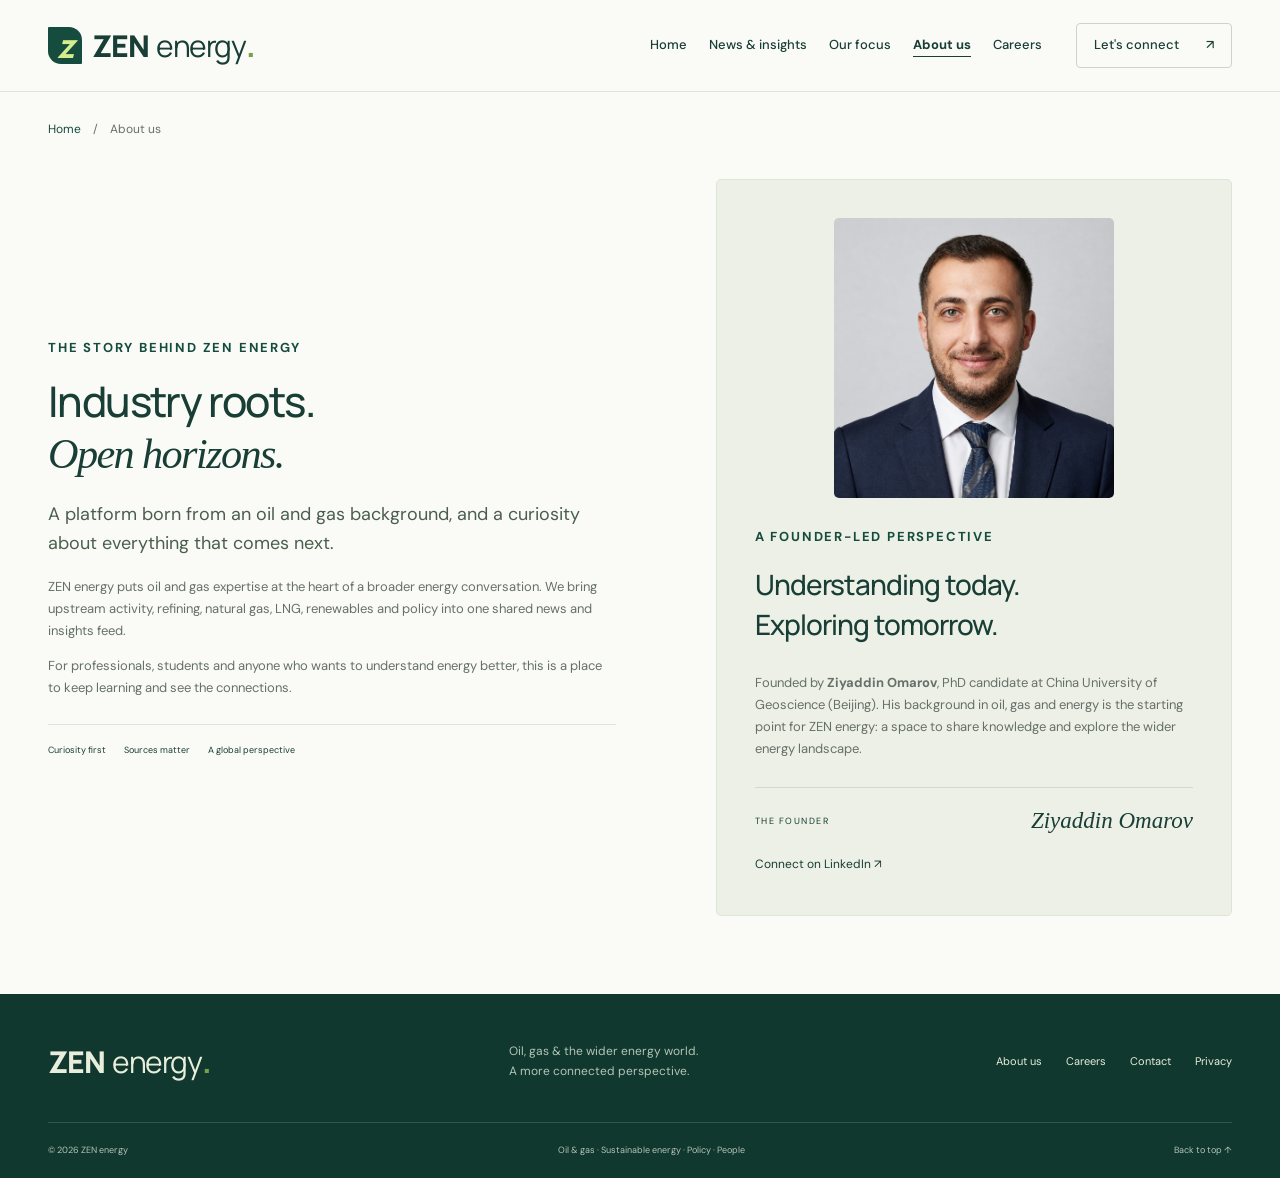
<file: about.html>
<!DOCTYPE html>
<html lang="en">
<head>
<meta charset="UTF-8"><meta name="viewport" content="width=device-width, initial-scale=1">
<meta name="description" content="ZEN energy connects an oil and gas perspective with the future of energy. Explore industry news, policy, sustainable energy and career resources.">
<meta name="theme-color" content="#123f36"><meta property="og:title" content="About us | ZEN energy"><meta property="og:description" content="Oil & gas. Sustainable energy. Policy. Perspectives that connect the whole energy picture."><meta property="og:type" content="website"><meta name="twitter:card" content="summary"><meta name="twitter:title" content="About us | ZEN energy"><meta name="twitter:description" content="Perspectives that connect the whole energy picture.">
<title>About us | ZEN energy</title>
<link rel="preconnect" href="https://fonts.googleapis.com"><link rel="preconnect" href="https://fonts.gstatic.com" crossorigin><link href="https://fonts.googleapis.com/css2?family=DM+Sans:wght@400;500;600;700&family=Manrope:wght@400;500;600;700;800&display=swap" rel="stylesheet"><link rel="stylesheet" href="./styles.css">
<!-- Google Analytics -->
<script async src="https://www.googletagmanager.com/gtag/js?id=G-Y11NF3FQPK"></script>
<script>
  window.dataLayer = window.dataLayer || [];
  function gtag(){dataLayer.push(arguments);}
  gtag('js', new Date());
  gtag('config', 'G-Y11NF3FQPK', {
    allow_google_signals: false,
    allow_ad_personalization_signals: false
  });
</script>
</head>
<body>
<a class="skip-link" href="#main">Skip to content</a>
<header><div class="container navigation"><a class="brand" href="./" aria-label="ZEN energy home"><span class="brand-symbol" aria-hidden="true">z</span>ZEN <span class="brand-energy">energy</span><span class="brand-period">.</span></a><button class="menu-toggle" aria-controls="main-nav" aria-expanded="false">Menu <span aria-hidden="true">☰</span></button><nav id="main-nav" aria-label="Main navigation"><a href="./">Home</a><a href="./news.html">News &amp; insights</a><a href="./focus.html">Our focus</a><a href="./about.html" aria-current="page">About us</a><a href="./careers.html">Careers</a><a class="nav-contact" href="./contact.html">Let's connect <span aria-hidden="true">↗</span></a></nav></div></header>
<main id="main" class="inner-page"><div class="container breadcrumb"><a href="./">Home</a><span aria-hidden="true"> / </span><span>About us</span></div><section class="section container about-grid" id="about"><div><p class="eyebrow">THE STORY BEHIND ZEN ENERGY</p><h1>Industry roots.<br><em>Open horizons.</em></h1><p class="about-intro">A platform born from an oil and gas background, and a curiosity about everything that comes next.</p><p>ZEN energy puts oil and gas expertise at the heart of a broader energy conversation. We bring upstream activity, refining, natural gas, LNG, renewables and policy into one shared news and insights feed.</p><p>For professionals, students and anyone who wants to understand energy better, this is a place to keep learning and see the connections.</p><div class="principles"><span>Curiosity first</span><span>Sources matter</span><span>A global perspective</span></div></div><aside class="founder-card"><img class="founder-portrait" src="./assets/ziyaddin-omarov.png?v=2" alt="Portrait of Ziyaddin Omarov, founder of ZEN energy" width="1024" height="1024" loading="lazy" decoding="async"><p class="eyebrow">A FOUNDER-LED PERSPECTIVE</p><h3>Understanding today.<br>Exploring tomorrow.</h3><p>Founded by <strong>Ziyaddin Omarov</strong>, PhD candidate at China University of Geoscience (Beijing). His background in oil, gas and energy is the starting point for ZEN energy: a space to share knowledge and explore the wider energy landscape.</p><div class="founder-signature"><span>THE FOUNDER</span><strong>Ziyaddin Omarov</strong></div><a class="founder-link" href="https://www.linkedin.com/in/ziyaddin-omarov/?locale=en" target="_blank" rel="noopener noreferrer">Connect on LinkedIn ↗</a></aside></section></main><footer><div class="container"><div class="footer-top"><a class="brand" href="./">ZEN <span class="brand-energy">energy</span><span class="brand-period">.</span></a><p>Oil, gas & the wider energy world.<br>A more connected perspective.</p><div><a href="./about.html">About us</a><a href="./careers.html">Careers</a><a href="./contact.html">Contact</a><button class="privacy-button" id="privacy-open">Privacy</button></div></div><div class="footer-bottom"><span>© <span id="year">2026</span> ZEN energy</span><span>Oil &amp; gas · Sustainable energy · Policy · People</span><a href="#">Back to top ↑</a></div></div></footer>
<dialog id="privacy-dialog"><button id="privacy-close" aria-label="Close privacy information">×</button><p class="eyebrow">YOUR PRIVACY</p><h2>A simple, open website.</h2><p>ZEN energy uses Google Analytics to understand visitor numbers and which pages people read. Google Analytics uses cookies and collects usage information, such as page views, device and browser details, and approximate location. Advertising personalization and Google signals are disabled in our website tag. See <a href="https://policies.google.com/privacy" target="_blank" rel="noopener noreferrer">Google&apos;s privacy policy</a>. This website has no accounts or contact forms. Search and topic filtering run in your browser.</p><p>Fonts and photography load from Google Fonts and Unsplash, which receive standard connection information. Hosting services may process request logs. External reading and career links follow their providers' privacy policies.</p></dialog>
<script src="./script.js"></script>
</body></html>
</file>
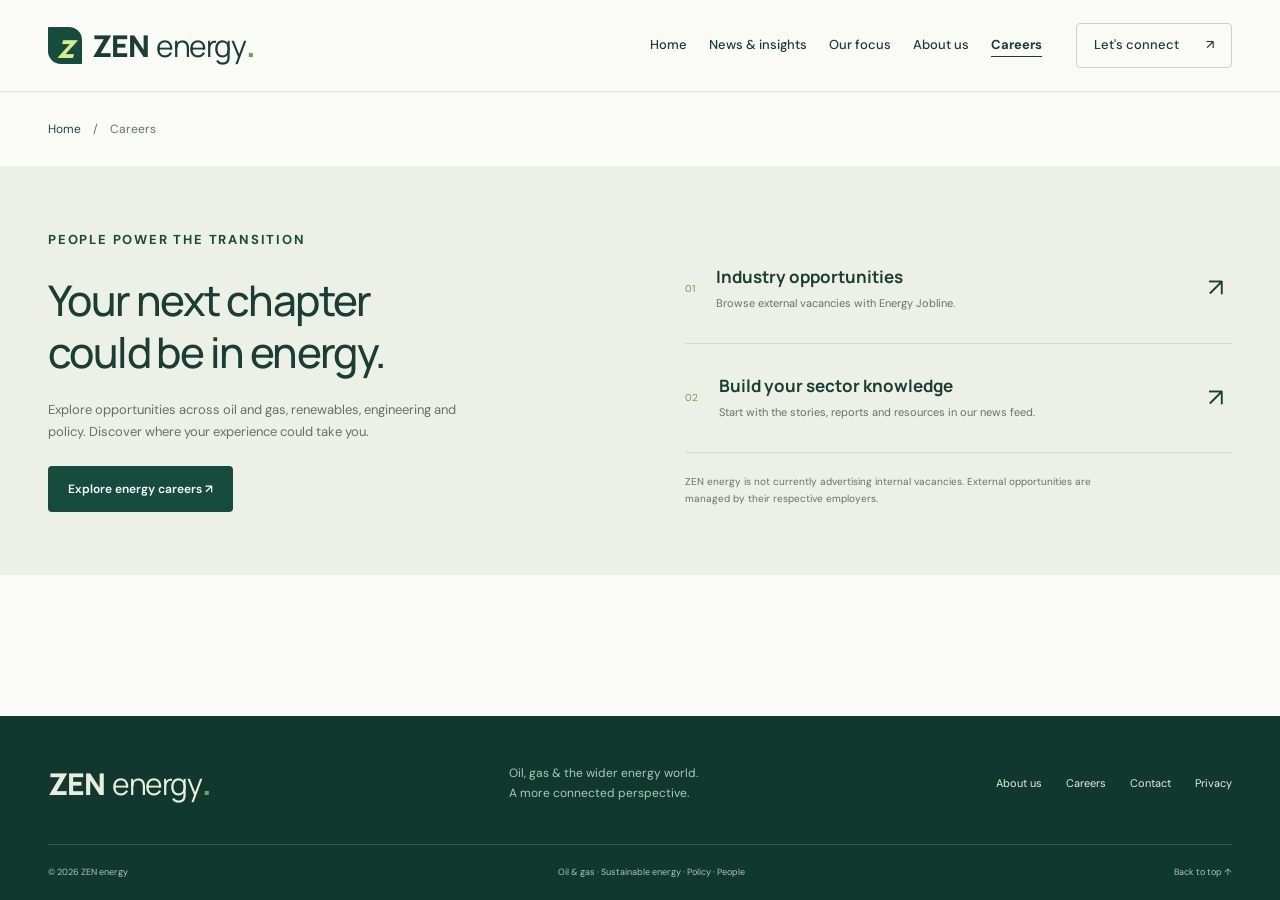
<file: careers.html>
<!DOCTYPE html>
<html lang="en">
<head>
<meta charset="UTF-8"><meta name="viewport" content="width=device-width, initial-scale=1">
<meta name="description" content="ZEN energy connects an oil and gas perspective with the future of energy. Explore industry news, policy, sustainable energy and career resources.">
<meta name="theme-color" content="#123f36"><meta property="og:title" content="Careers | ZEN energy"><meta property="og:description" content="Oil & gas. Sustainable energy. Policy. Perspectives that connect the whole energy picture."><meta property="og:type" content="website"><meta name="twitter:card" content="summary"><meta name="twitter:title" content="Careers | ZEN energy"><meta name="twitter:description" content="Perspectives that connect the whole energy picture.">
<title>Careers | ZEN energy</title>
<link rel="preconnect" href="https://fonts.googleapis.com"><link rel="preconnect" href="https://fonts.gstatic.com" crossorigin><link href="https://fonts.googleapis.com/css2?family=DM+Sans:wght@400;500;600;700&family=Manrope:wght@400;500;600;700;800&display=swap" rel="stylesheet"><link rel="stylesheet" href="./styles.css">
<!-- Google Analytics -->
<script async src="https://www.googletagmanager.com/gtag/js?id=G-Y11NF3FQPK"></script>
<script>
  window.dataLayer = window.dataLayer || [];
  function gtag(){dataLayer.push(arguments);}
  gtag('js', new Date());
  gtag('config', 'G-Y11NF3FQPK', {
    allow_google_signals: false,
    allow_ad_personalization_signals: false
  });
</script>
</head>
<body>
<a class="skip-link" href="#main">Skip to content</a>
<header><div class="container navigation"><a class="brand" href="./" aria-label="ZEN energy home"><span class="brand-symbol" aria-hidden="true">z</span>ZEN <span class="brand-energy">energy</span><span class="brand-period">.</span></a><button class="menu-toggle" aria-controls="main-nav" aria-expanded="false">Menu <span aria-hidden="true">☰</span></button><nav id="main-nav" aria-label="Main navigation"><a href="./">Home</a><a href="./news.html">News &amp; insights</a><a href="./focus.html">Our focus</a><a href="./about.html">About us</a><a href="./careers.html" aria-current="page">Careers</a><a class="nav-contact" href="./contact.html">Let's connect <span aria-hidden="true">↗</span></a></nav></div></header>
<main id="main" class="inner-page"><div class="container breadcrumb"><a href="./">Home</a><span aria-hidden="true"> / </span><span>Careers</span></div><section class="career-section" id="careers"><div class="container career-grid"><div><p class="eyebrow">PEOPLE POWER THE TRANSITION</p><h1>Your next chapter<br>could be in energy.</h1><p>Explore opportunities across oil and gas, renewables, engineering and policy. Discover where your experience could take you.</p><a class="button" href="https://www.energyjobline.com/" target="_blank" rel="noopener noreferrer">Explore energy careers ↗</a></div><div class="career-resources"><div><span>01</span><div><h3>Industry opportunities</h3><p>Browse external vacancies with Energy Jobline.</p></div><a href="https://www.energyjobline.com/" target="_blank" rel="noopener noreferrer" aria-label="Browse careers on Energy Jobline">↗</a></div><div><span>02</span><div><h3>Build your sector knowledge</h3><p>Start with the stories, reports and resources in our news feed.</p></div><a href="./news.html" aria-label="Explore energy learning resources">↗</a></div><p class="career-note">ZEN energy is not currently advertising internal vacancies. External opportunities are managed by their respective employers.</p></div></div></section></main><footer><div class="container"><div class="footer-top"><a class="brand" href="./">ZEN <span class="brand-energy">energy</span><span class="brand-period">.</span></a><p>Oil, gas & the wider energy world.<br>A more connected perspective.</p><div><a href="./about.html">About us</a><a href="./careers.html">Careers</a><a href="./contact.html">Contact</a><button class="privacy-button" id="privacy-open">Privacy</button></div></div><div class="footer-bottom"><span>© <span id="year">2026</span> ZEN energy</span><span>Oil &amp; gas · Sustainable energy · Policy · People</span><a href="#">Back to top ↑</a></div></div></footer>
<dialog id="privacy-dialog"><button id="privacy-close" aria-label="Close privacy information">×</button><p class="eyebrow">YOUR PRIVACY</p><h2>A simple, open website.</h2><p>ZEN energy uses Google Analytics to understand visitor numbers and which pages people read. Google Analytics uses cookies and collects usage information, such as page views, device and browser details, and approximate location. Advertising personalization and Google signals are disabled in our website tag. See <a href="https://policies.google.com/privacy" target="_blank" rel="noopener noreferrer">Google&apos;s privacy policy</a>. This website has no accounts or contact forms. Search and topic filtering run in your browser.</p><p>Fonts and photography load from Google Fonts and Unsplash, which receive standard connection information. Hosting services may process request logs. External reading and career links follow their providers' privacy policies.</p></dialog>
<script src="./script.js"></script>
</body></html>
</file>
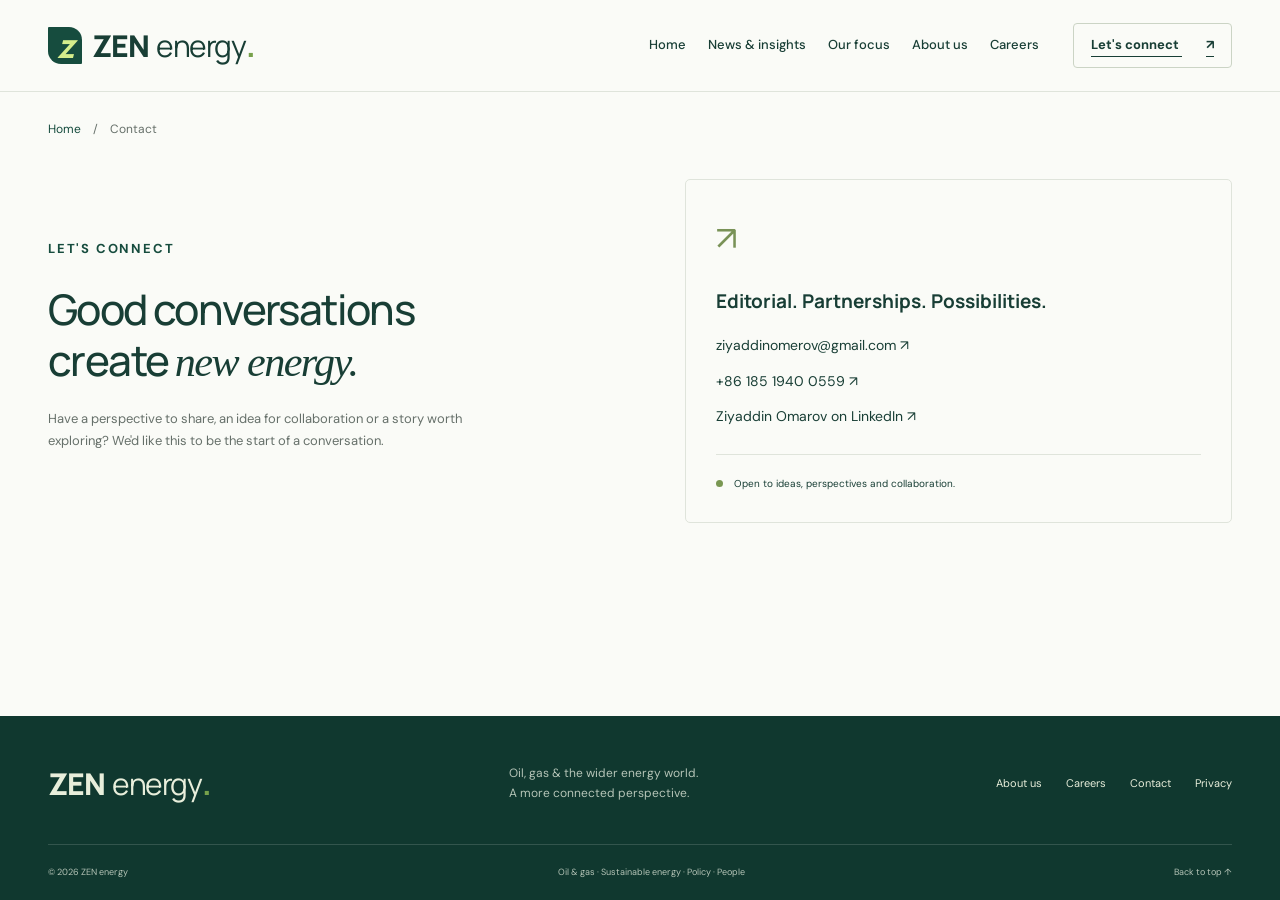
<file: contact.html>
<!DOCTYPE html>
<html lang="en">
<head>
<meta charset="UTF-8"><meta name="viewport" content="width=device-width, initial-scale=1">
<meta name="description" content="ZEN energy connects an oil and gas perspective with the future of energy. Explore industry news, policy, sustainable energy and career resources.">
<meta name="theme-color" content="#123f36"><meta property="og:title" content="Contact | ZEN energy"><meta property="og:description" content="Oil & gas. Sustainable energy. Policy. Perspectives that connect the whole energy picture."><meta property="og:type" content="website"><meta name="twitter:card" content="summary"><meta name="twitter:title" content="Contact | ZEN energy"><meta name="twitter:description" content="Perspectives that connect the whole energy picture.">
<title>Contact | ZEN energy</title>
<link rel="preconnect" href="https://fonts.googleapis.com"><link rel="preconnect" href="https://fonts.gstatic.com" crossorigin><link href="https://fonts.googleapis.com/css2?family=DM+Sans:wght@400;500;600;700&family=Manrope:wght@400;500;600;700;800&display=swap" rel="stylesheet"><link rel="stylesheet" href="./styles.css">
<!-- Google Analytics -->
<script async src="https://www.googletagmanager.com/gtag/js?id=G-Y11NF3FQPK"></script>
<script>
  window.dataLayer = window.dataLayer || [];
  function gtag(){dataLayer.push(arguments);}
  gtag('js', new Date());
  gtag('config', 'G-Y11NF3FQPK', {
    allow_google_signals: false,
    allow_ad_personalization_signals: false
  });
</script>
</head>
<body>
<a class="skip-link" href="#main">Skip to content</a>
<header><div class="container navigation"><a class="brand" href="./" aria-label="ZEN energy home"><span class="brand-symbol" aria-hidden="true">z</span>ZEN <span class="brand-energy">energy</span><span class="brand-period">.</span></a><button class="menu-toggle" aria-controls="main-nav" aria-expanded="false">Menu <span aria-hidden="true">☰</span></button><nav id="main-nav" aria-label="Main navigation"><a href="./">Home</a><a href="./news.html">News &amp; insights</a><a href="./focus.html">Our focus</a><a href="./about.html">About us</a><a href="./careers.html">Careers</a><a class="nav-contact" href="./contact.html" aria-current="page">Let's connect <span aria-hidden="true">↗</span></a></nav></div></header>
<main id="main" class="inner-page"><div class="container breadcrumb"><a href="./">Home</a><span aria-hidden="true"> / </span><span>Contact</span></div><section class="section container contact-grid" id="contact"><div><p class="eyebrow">LET'S CONNECT</p><h1>Good conversations<br>create <em>new energy.</em></h1><p>Have a perspective to share, an idea for collaboration or a story worth exploring? We'd like this to be the start of a conversation.</p></div><div class="contact-panel"><span class="contact-arrow" aria-hidden="true">↗</span><h3>Editorial. Partnerships. Possibilities.</h3><address class="contact-details"><a href="mailto:ziyaddinomerov@gmail.com">ziyaddinomerov@gmail.com ↗</a><a href="tel:+8618519400559">+86 185 1940 0559 ↗</a><a href="https://www.linkedin.com/in/ziyaddin-omarov/?locale=en" target="_blank" rel="noopener noreferrer">Ziyaddin Omarov on LinkedIn ↗</a></address><div class="launch-note"><span class="status-dot"></span> Open to ideas, perspectives and collaboration.</div></div></section></main><footer><div class="container"><div class="footer-top"><a class="brand" href="./">ZEN <span class="brand-energy">energy</span><span class="brand-period">.</span></a><p>Oil, gas & the wider energy world.<br>A more connected perspective.</p><div><a href="./about.html">About us</a><a href="./careers.html">Careers</a><a href="./contact.html">Contact</a><button class="privacy-button" id="privacy-open">Privacy</button></div></div><div class="footer-bottom"><span>© <span id="year">2026</span> ZEN energy</span><span>Oil &amp; gas · Sustainable energy · Policy · People</span><a href="#">Back to top ↑</a></div></div></footer>
<dialog id="privacy-dialog"><button id="privacy-close" aria-label="Close privacy information">×</button><p class="eyebrow">YOUR PRIVACY</p><h2>A simple, open website.</h2><p>ZEN energy uses Google Analytics to understand visitor numbers and which pages people read. Google Analytics uses cookies and collects usage information, such as page views, device and browser details, and approximate location. Advertising personalization and Google signals are disabled in our website tag. See <a href="https://policies.google.com/privacy" target="_blank" rel="noopener noreferrer">Google&apos;s privacy policy</a>. This website has no accounts or contact forms. Search and topic filtering run in your browser.</p><p>Fonts and photography load from Google Fonts and Unsplash, which receive standard connection information. Hosting services may process request logs. External reading and career links follow their providers' privacy policies.</p></dialog>
<script src="./script.js"></script>
</body></html>
</file>
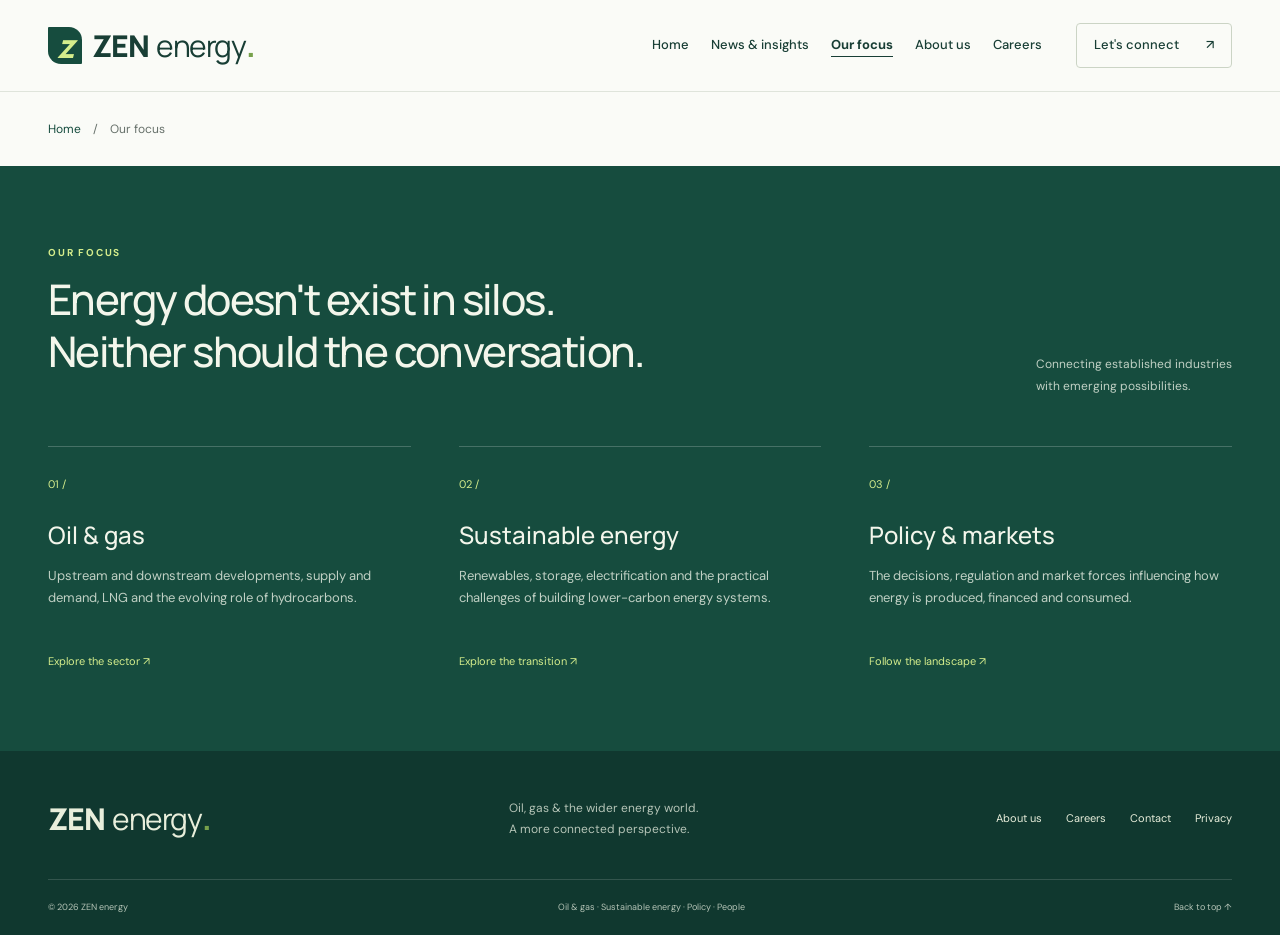
<file: focus.html>
<!DOCTYPE html>
<html lang="en">
<head>
<meta charset="UTF-8"><meta name="viewport" content="width=device-width, initial-scale=1">
<meta name="description" content="ZEN energy connects an oil and gas perspective with the future of energy. Explore industry news, policy, sustainable energy and career resources.">
<meta name="theme-color" content="#123f36"><meta property="og:title" content="Our focus | ZEN energy"><meta property="og:description" content="Oil & gas. Sustainable energy. Policy. Perspectives that connect the whole energy picture."><meta property="og:type" content="website"><meta name="twitter:card" content="summary"><meta name="twitter:title" content="Our focus | ZEN energy"><meta name="twitter:description" content="Perspectives that connect the whole energy picture.">
<title>Our focus | ZEN energy</title>
<link rel="preconnect" href="https://fonts.googleapis.com"><link rel="preconnect" href="https://fonts.gstatic.com" crossorigin><link href="https://fonts.googleapis.com/css2?family=DM+Sans:wght@400;500;600;700&family=Manrope:wght@400;500;600;700;800&display=swap" rel="stylesheet"><link rel="stylesheet" href="./styles.css">
<!-- Google Analytics -->
<script async src="https://www.googletagmanager.com/gtag/js?id=G-Y11NF3FQPK"></script>
<script>
  window.dataLayer = window.dataLayer || [];
  function gtag(){dataLayer.push(arguments);}
  gtag('js', new Date());
  gtag('config', 'G-Y11NF3FQPK', {
    allow_google_signals: false,
    allow_ad_personalization_signals: false
  });
</script>
</head>
<body>
<a class="skip-link" href="#main">Skip to content</a>
<header><div class="container navigation"><a class="brand" href="./" aria-label="ZEN energy home"><span class="brand-symbol" aria-hidden="true">z</span>ZEN <span class="brand-energy">energy</span><span class="brand-period">.</span></a><button class="menu-toggle" aria-controls="main-nav" aria-expanded="false">Menu <span aria-hidden="true">☰</span></button><nav id="main-nav" aria-label="Main navigation"><a href="./">Home</a><a href="./news.html">News &amp; insights</a><a href="./focus.html" aria-current="page">Our focus</a><a href="./about.html">About us</a><a href="./careers.html">Careers</a><a class="nav-contact" href="./contact.html">Let's connect <span aria-hidden="true">↗</span></a></nav></div></header>
<main id="main" class="inner-page"><div class="container breadcrumb"><a href="./">Home</a><span aria-hidden="true"> / </span><span>Our focus</span></div><section class="focus-section" id="focus"><div class="container section"><div class="section-head"><div><p class="eyebrow">OUR FOCUS</p><h1>Energy doesn't exist in silos.<br>Neither should the conversation.</h1></div><p>Connecting established industries<br>with emerging possibilities.</p></div><div class="focus-grid"><div><span class="focus-number">01 /</span><h3>Oil &amp; gas</h3><p>Upstream and downstream developments, supply and demand, LNG and the evolving role of hydrocarbons.</p><a href="./news.html?topic=oil">Explore the sector ↗</a></div><div><span class="focus-number">02 /</span><h3>Sustainable energy</h3><p>Renewables, storage, electrification and the practical challenges of building lower-carbon energy systems.</p><a href="./news.html?topic=clean">Explore the transition ↗</a></div><div><span class="focus-number">03 /</span><h3>Policy &amp; markets</h3><p>The decisions, regulation and market forces influencing how energy is produced, financed and consumed.</p><a href="./news.html?topic=policy">Follow the landscape ↗</a></div></div></div></section></main><footer><div class="container"><div class="footer-top"><a class="brand" href="./">ZEN <span class="brand-energy">energy</span><span class="brand-period">.</span></a><p>Oil, gas & the wider energy world.<br>A more connected perspective.</p><div><a href="./about.html">About us</a><a href="./careers.html">Careers</a><a href="./contact.html">Contact</a><button class="privacy-button" id="privacy-open">Privacy</button></div></div><div class="footer-bottom"><span>© <span id="year">2026</span> ZEN energy</span><span>Oil &amp; gas · Sustainable energy · Policy · People</span><a href="#">Back to top ↑</a></div></div></footer>
<dialog id="privacy-dialog"><button id="privacy-close" aria-label="Close privacy information">×</button><p class="eyebrow">YOUR PRIVACY</p><h2>A simple, open website.</h2><p>ZEN energy uses Google Analytics to understand visitor numbers and which pages people read. Google Analytics uses cookies and collects usage information, such as page views, device and browser details, and approximate location. Advertising personalization and Google signals are disabled in our website tag. See <a href="https://policies.google.com/privacy" target="_blank" rel="noopener noreferrer">Google&apos;s privacy policy</a>. This website has no accounts or contact forms. Search and topic filtering run in your browser.</p><p>Fonts and photography load from Google Fonts and Unsplash, which receive standard connection information. Hosting services may process request logs. External reading and career links follow their providers' privacy policies.</p></dialog>
<script src="./script.js"></script>
</body></html>
</file>
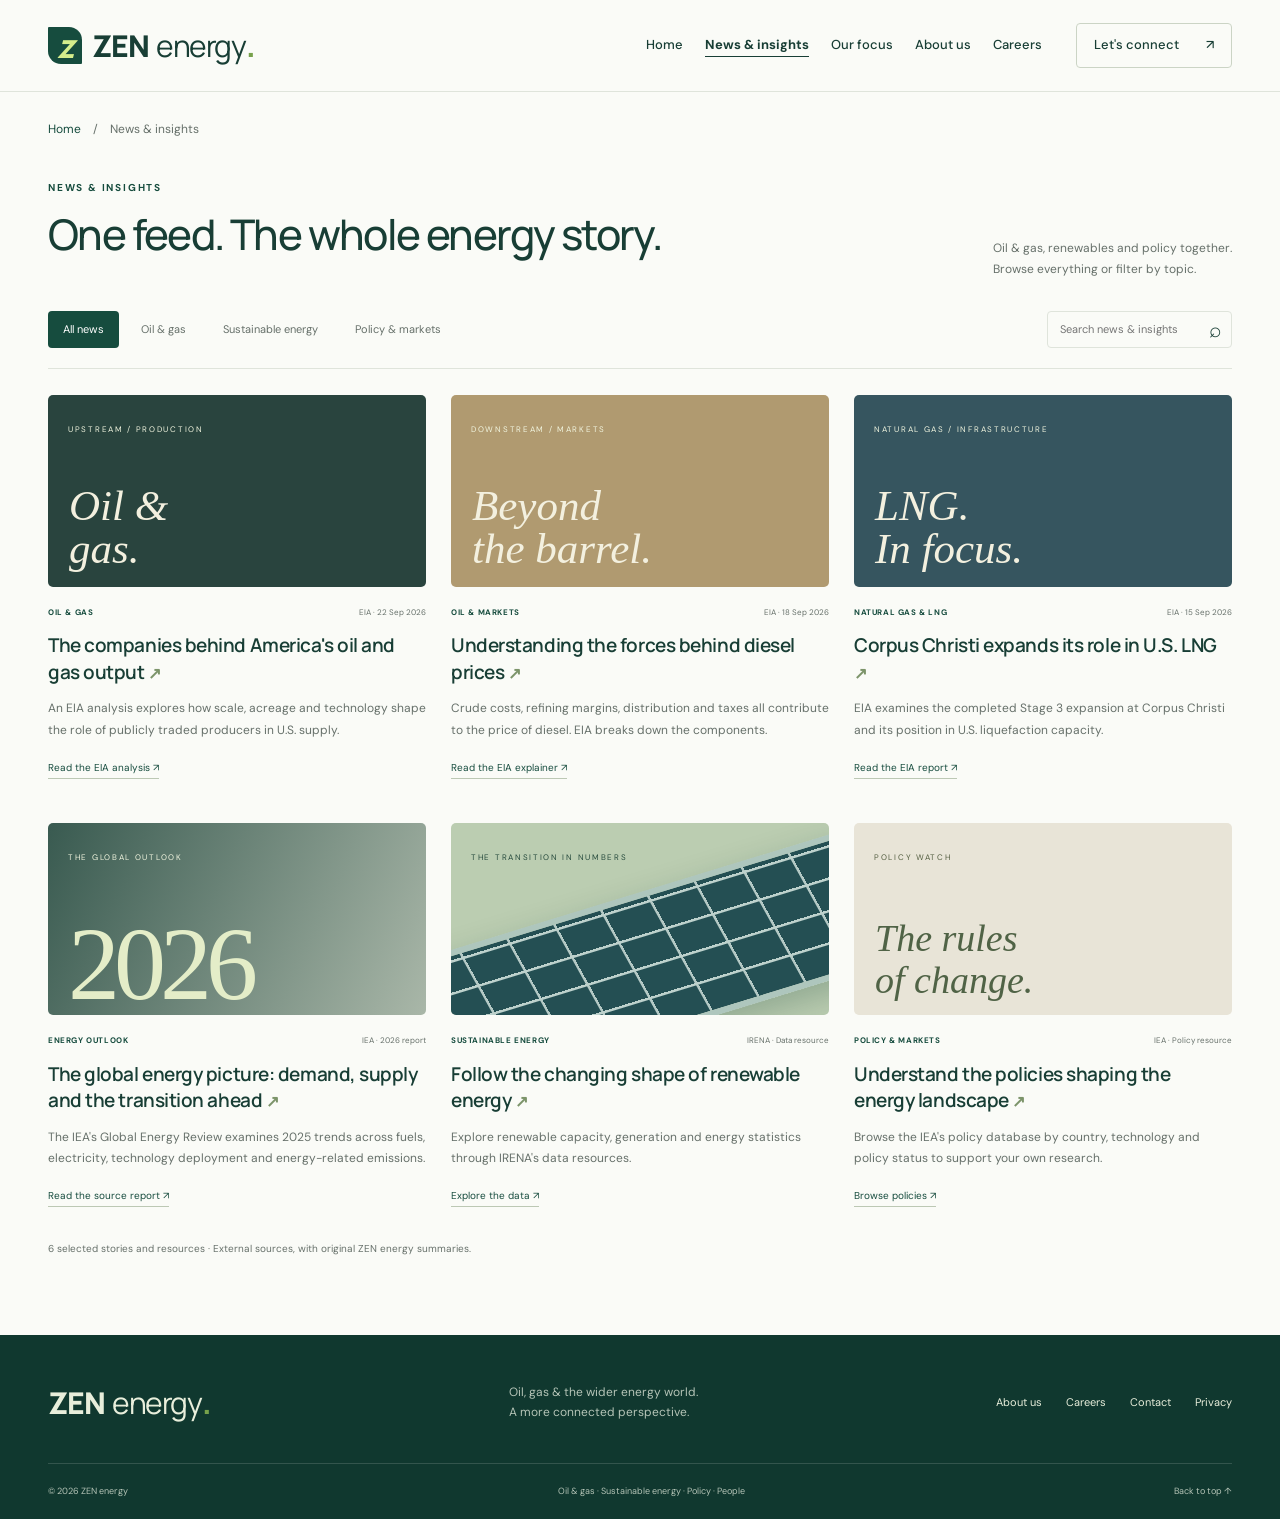
<file: news.html>
<!DOCTYPE html>
<html lang="en">
<head>
<meta charset="UTF-8"><meta name="viewport" content="width=device-width, initial-scale=1">
<meta name="description" content="ZEN energy connects an oil and gas perspective with the future of energy. Explore industry news, policy, sustainable energy and career resources.">
<meta name="theme-color" content="#123f36"><meta property="og:title" content="News & insights | ZEN energy"><meta property="og:description" content="Oil & gas. Sustainable energy. Policy. Perspectives that connect the whole energy picture."><meta property="og:type" content="website"><meta name="twitter:card" content="summary"><meta name="twitter:title" content="News & insights | ZEN energy"><meta name="twitter:description" content="Perspectives that connect the whole energy picture.">
<title>News & insights | ZEN energy</title>
<link rel="preconnect" href="https://fonts.googleapis.com"><link rel="preconnect" href="https://fonts.gstatic.com" crossorigin><link href="https://fonts.googleapis.com/css2?family=DM+Sans:wght@400;500;600;700&family=Manrope:wght@400;500;600;700;800&display=swap" rel="stylesheet"><link rel="stylesheet" href="./styles.css">
<!-- Google Analytics -->
<script async src="https://www.googletagmanager.com/gtag/js?id=G-Y11NF3FQPK"></script>
<script>
  window.dataLayer = window.dataLayer || [];
  function gtag(){dataLayer.push(arguments);}
  gtag('js', new Date());
  gtag('config', 'G-Y11NF3FQPK', {
    allow_google_signals: false,
    allow_ad_personalization_signals: false
  });
</script>
</head>
<body>
<a class="skip-link" href="#main">Skip to content</a>
<header><div class="container navigation"><a class="brand" href="./" aria-label="ZEN energy home"><span class="brand-symbol" aria-hidden="true">z</span>ZEN <span class="brand-energy">energy</span><span class="brand-period">.</span></a><button class="menu-toggle" aria-controls="main-nav" aria-expanded="false">Menu <span aria-hidden="true">☰</span></button><nav id="main-nav" aria-label="Main navigation"><a href="./">Home</a><a href="./news.html" aria-current="page">News &amp; insights</a><a href="./focus.html">Our focus</a><a href="./about.html">About us</a><a href="./careers.html">Careers</a><a class="nav-contact" href="./contact.html">Let's connect <span aria-hidden="true">↗</span></a></nav></div></header>
<main id="main" class="inner-page"><div class="container breadcrumb"><a href="./">Home</a><span aria-hidden="true"> / </span><span>News & insights</span></div><section class="section container" id="insights"><div class="section-head"><div><p class="eyebrow">NEWS &amp; INSIGHTS</p><h1>One feed. The whole energy story.</h1></div><p>Oil &amp; gas, renewables and policy together.<br>Browse everything or filter by topic.</p></div><div class="insight-toolbar"><div class="filters" role="group" aria-label="Filter news and insights by topic"><button class="active" data-filter="all" aria-pressed="true">All news</button><button data-filter="oil" aria-pressed="false">Oil &amp; gas</button><button data-filter="clean" aria-pressed="false">Sustainable energy</button><button data-filter="policy" aria-pressed="false">Policy &amp; markets</button></div><label class="search"><span class="sr-only">Search news &amp; insights</span><input id="search" type="search" placeholder="Search news &amp; insights"><span aria-hidden="true">⌕</span></label></div>
<div class="articles"><article class="article" data-category="oil"><div class="article-art art-oil"><span class="art-label">UPSTREAM / PRODUCTION</span><span class="sector-type" aria-hidden="true">Oil &amp;<br>gas.</span></div><div class="article-content"><p class="article-meta">OIL &amp; GAS <span>EIA · 22 Sep 2026</span></p><h3><a href="https://www.eia.gov/todayinenergy/detail.php?id=68184" target="_blank" rel="noopener noreferrer">The companies behind America's oil and gas output <span aria-hidden="true">↗</span></a></h3><p>An EIA analysis explores how scale, acreage and technology shape the role of publicly traded producers in U.S. supply.</p><a class="source-label" href="https://www.eia.gov/todayinenergy/detail.php?id=68184" target="_blank" rel="noopener noreferrer">Read the EIA analysis ↗</a></div></article>
<article class="article" data-category="oil policy"><div class="article-art art-refining"><span class="art-label">DOWNSTREAM / MARKETS</span><span class="sector-type" aria-hidden="true">Beyond<br>the barrel.</span></div><div class="article-content"><p class="article-meta">OIL &amp; MARKETS <span>EIA · 18 Sep 2026</span></p><h3><a href="https://www.eia.gov/todayinenergy/detail.php?id=68164" target="_blank" rel="noopener noreferrer">Understanding the forces behind diesel prices <span aria-hidden="true">↗</span></a></h3><p>Crude costs, refining margins, distribution and taxes all contribute to the price of diesel. EIA breaks down the components.</p><a class="source-label" href="https://www.eia.gov/todayinenergy/detail.php?id=68164" target="_blank" rel="noopener noreferrer">Read the EIA explainer ↗</a></div></article>
<article class="article" data-category="oil"><div class="article-art art-gas"><span class="art-label">NATURAL GAS / INFRASTRUCTURE</span><span class="sector-type" aria-hidden="true">LNG.<br>In focus.</span></div><div class="article-content"><p class="article-meta">NATURAL GAS &amp; LNG <span>EIA · 15 Sep 2026</span></p><h3><a href="https://www.eia.gov/todayinenergy/detail.php?id=68144" target="_blank" rel="noopener noreferrer">Corpus Christi expands its role in U.S. LNG <span aria-hidden="true">↗</span></a></h3><p>EIA examines the completed Stage 3 expansion at Corpus Christi and its position in U.S. liquefaction capacity.</p><a class="source-label" href="https://www.eia.gov/todayinenergy/detail.php?id=68144" target="_blank" rel="noopener noreferrer">Read the EIA report ↗</a></div></article>
<article class="article featured" data-category="oil clean"><div class="article-art art-landscape"><span class="art-label">THE GLOBAL OUTLOOK</span><span class="art-year">2026</span></div><div class="article-content"><p class="article-meta">ENERGY OUTLOOK <span>IEA · 2026 report</span></p><h3><a href="https://www.iea.org/reports/global-energy-review-2026" target="_blank" rel="noopener noreferrer">The global energy picture: demand, supply and the transition ahead <span aria-hidden="true">↗</span></a></h3><p>The IEA's Global Energy Review examines 2025 trends across fuels, electricity, technology deployment and energy-related emissions.</p><span class="source-label">Read the source report ↗</span></div></article>
<article class="article" data-category="clean"><div class="article-art art-renewables"><span class="art-label">THE TRANSITION IN NUMBERS</span><div class="solar-grid" aria-hidden="true"></div></div><div class="article-content"><p class="article-meta">SUSTAINABLE ENERGY <span>IRENA · Data resource</span></p><h3><a href="https://www.irena.org/data" target="_blank" rel="noopener noreferrer">Follow the changing shape of renewable energy <span aria-hidden="true">↗</span></a></h3><p>Explore renewable capacity, generation and energy statistics through IRENA's data resources.</p><span class="source-label">Explore the data ↗</span></div></article>
<article class="article" data-category="policy"><div class="article-art art-policy"><span class="art-label">POLICY WATCH</span><span class="policy-type" aria-hidden="true">The rules<br>of change.</span></div><div class="article-content"><p class="article-meta">POLICY &amp; MARKETS <span>IEA · Policy resource</span></p><h3><a href="https://www.iea.org/policies" target="_blank" rel="noopener noreferrer">Understand the policies shaping the energy landscape <span aria-hidden="true">↗</span></a></h3><p>Browse the IEA's policy database by country, technology and policy status to support your own research.</p><span class="source-label">Browse policies ↗</span></div></article>
</div><p id="no-results" hidden>No stories match your search. Try another term or select All news.</p><p class="reading-note" id="results-status" role="status">6 selected stories and resources · External sources, with original ZEN energy summaries.</p></section></main><footer><div class="container"><div class="footer-top"><a class="brand" href="./">ZEN <span class="brand-energy">energy</span><span class="brand-period">.</span></a><p>Oil, gas & the wider energy world.<br>A more connected perspective.</p><div><a href="./about.html">About us</a><a href="./careers.html">Careers</a><a href="./contact.html">Contact</a><button class="privacy-button" id="privacy-open">Privacy</button></div></div><div class="footer-bottom"><span>© <span id="year">2026</span> ZEN energy</span><span>Oil &amp; gas · Sustainable energy · Policy · People</span><a href="#">Back to top ↑</a></div></div></footer>
<dialog id="privacy-dialog"><button id="privacy-close" aria-label="Close privacy information">×</button><p class="eyebrow">YOUR PRIVACY</p><h2>A simple, open website.</h2><p>ZEN energy uses Google Analytics to understand visitor numbers and which pages people read. Google Analytics uses cookies and collects usage information, such as page views, device and browser details, and approximate location. Advertising personalization and Google signals are disabled in our website tag. See <a href="https://policies.google.com/privacy" target="_blank" rel="noopener noreferrer">Google&apos;s privacy policy</a>. This website has no accounts or contact forms. Search and topic filtering run in your browser.</p><p>Fonts and photography load from Google Fonts and Unsplash, which receive standard connection information. Hosting services may process request logs. External reading and career links follow their providers' privacy policies.</p></dialog>
<script src="./script.js"></script>
</body></html>
</file>
<file: styles.css>
﻿:root{--ink:#183e35;--muted:#66706a;--green:#164c3e;--lime:#d5ed8c;--paper:#fafbf7;--line:#dfe4db}*{box-sizing:border-box}html{scroll-behavior:smooth;scroll-padding-top:105px}body{margin:0;background:var(--paper);color:var(--ink);font-family:'DM Sans',sans-serif;font-size:15px;line-height:1.7}a{color:inherit;text-decoration:none}button,input{font:inherit}button,a,input{ -webkit-tap-highlight-color:transparent}button{cursor:pointer}a:focus-visible,button:focus-visible,input:focus-visible{outline:3px solid #8aac3c;outline-offset:5px}a:hover{text-decoration:underline;text-underline-offset:5px}button{color:inherit}h1,h2,h3,p{margin-top:0}h1,h2,h3,.brand{font-family:Manrope,sans-serif}h2{font-size:clamp(28px,3.3vw,44px);line-height:1.22;font-weight:500;letter-spacing:-1.6px;margin-bottom:20px}h3{line-height:1.4}em{font-family:Georgia,serif;font-weight:400}p{color:var(--muted)}.container{width:min(1240px,calc(100% - 96px));margin:auto}.topline{background:var(--ink);color:#e4ecd9;font-size:10px;letter-spacing:.4px;padding:9px 0}.topline .container{display:flex;justify-content:space-between}.topline span:last-child{letter-spacing:1.3px}header{position:sticky;top:0;z-index:10;background:rgba(250,251,247,.96);border-bottom:1px solid var(--line)}.navigation{height:91px;display:flex;align-items:center;justify-content:space-between}.brand{font-size:30px;font-weight:800;letter-spacing:-1.8px;display:inline-flex;align-items:center}.brand:hover{text-decoration:none}.brand-period{color:#77a14b}.brand-symbol{background:var(--green);color:var(--lime);font-style:italic;display:grid;place-items:center;width:34px;height:37px;font-size:33px;line-height:1;margin-right:10px;border-radius:1px 13px 1px 13px}nav{display:flex;align-items:center;gap:30px;font-size:13px;font-weight:500}.nav-contact{padding:10px 17px;border:1px solid #cbd4c5;border-radius:4px;margin-left:12px}.nav-contact span{margin-left:24px}.menu-toggle{display:none}.hero{display:grid;grid-template-columns:1fr 1fr;gap:54px;padding-top:48px;padding-bottom:49px;align-items:center}.eyebrow{font-size:10px;letter-spacing:1.8px;font-weight:700;color:var(--green);margin-bottom:24px}.status-dot{display:inline-block;width:7px;height:7px;border-radius:50%;background:#799752;margin-right:8px}.hero h1{font-size:clamp(50px,5.8vw,82px);line-height:1.04;letter-spacing:-4px;font-weight:500;margin-bottom:26px}.hero h1 em{color:#527649}.hero-description{max-width:460px;font-size:16px;line-height:1.85}.actions{display:flex;align-items:center;gap:25px;margin:29px 0 39px}.button{display:inline-flex;align-items:center;justify-content:center;gap:24px;padding:13px 20px;background:var(--green);color:#fff;border-radius:4px;font-size:12px;font-weight:600}.button:hover{background:#28604e;text-decoration:none}.subtle-link{font-size:12px;font-weight:500}.subtle-link span{margin-left:10px}.hero-footnote{border-top:1px solid var(--line);padding-top:21px;display:flex;gap:14px;font-size:10px;color:var(--muted);line-height:1.8}.hero-footnote strong{font-weight:500;color:var(--ink)}.small-orbit{font-size:30px;line-height:1.2;color:#648850}.hero-image{position:relative;height:525px;border-radius:7px;overflow:hidden;background:#577054;color:white}.hero-image:after{content:'';position:absolute;inset:0;background:linear-gradient(180deg,rgba(9,33,24,.12) 20%,rgba(9,33,24,.85))}.hero-image img{width:100%;height:100%;object-fit:cover;object-position:48%;display:block}.image-top,.image-caption,.image-count{position:absolute;z-index:1;left:30px;right:30px}.image-top{top:25px;display:flex;justify-content:space-between;font-size:9px;letter-spacing:1.8px}.image-top span:last-child{font-size:23px}.image-caption{bottom:60px}.image-caption .eyebrow{color:#e0efbe;font-size:8px;letter-spacing:1.2px;margin-bottom:15px}.image-caption p{font-family:Manrope,sans-serif;font-size:36px;letter-spacing:-1.2px;line-height:1.25;color:white;margin:0}.image-count{bottom:23px;font-size:8px;letter-spacing:1.7px;border-top:1px solid #ffffff40;padding-top:12px}.coverage-strip{border-block:1px solid var(--line);background:#f0f3e9}.coverage-strip .container{display:flex;align-items:center;justify-content:space-between;gap:18px;padding-block:22px;font-size:13px}.coverage-strip span{font-size:8px;letter-spacing:1.4px;color:var(--muted)}.coverage-strip i{color:#7a9664;font-style:normal}.section{padding-top:78px;padding-bottom:78px}.section-head{display:flex;justify-content:space-between;gap:32px;align-items:end;margin-bottom:30px}.section-head .eyebrow{margin-bottom:13px}.section-head h2{margin:0}.section-head>p{font-size:12px;line-height:1.8;margin:0}.insight-toolbar{display:flex;justify-content:space-between;align-items:center;gap:15px;margin-bottom:26px;padding-bottom:20px;border-bottom:1px solid var(--line)}.filters{display:flex;flex-wrap:wrap;gap:7px}.filters button{border:1px solid transparent;background:transparent;padding:8px 14px;border-radius:4px;font-size:11px;color:var(--muted)}.filters button.active{background:var(--green);color:white}.filters button:hover:not(.active){background:#e8eeda}.search{position:relative}.search input{width:185px;padding:8px 28px 8px 12px;border:1px solid var(--line);border-radius:4px;background:transparent;font-size:11px;color:var(--ink)}.search>span:last-child{position:absolute;right:10px;top:2px;font-size:21px}.articles{display:grid;grid-template-columns:1.2fr 1fr 1fr;gap:25px}.article{min-width:0}.article-art{height:192px;border-radius:5px;position:relative;overflow:hidden;padding:20px}.art-landscape{background:linear-gradient(115deg,#173e33d9,#42604470),url('https://images.unsplash.com/photo-1694551073674-f8809f1685f4?auto=format&fit=crop&w=700&q=75') center/cover}.art-label{position:relative;z-index:1;font-size:8px;letter-spacing:1.7px;color:#f1f5df}.art-year{position:absolute;bottom:-12px;left:20px;font-size:104px;line-height:1.2;font-family:Georgia,serif;color:#e4edc8;letter-spacing:-6px}.art-renewables{background:#bbcdb1}.art-renewables .art-label{color:#274b3d}.solar-grid{position:absolute;width:120%;height:140px;bottom:-15px;left:-20px;transform:rotate(-17deg) skewX(12deg);background:repeating-linear-gradient(0deg,transparent 0 28px,#bdd1cc 29px 31px),repeating-linear-gradient(90deg,#244f53 0 46px,#b4c9c5 47px 49px);border:6px solid #aec6bd;box-shadow:0 12px 30px #19453940}.art-policy{background:#e8e4d7}.art-policy .art-label{color:#555f42}.policy-type{position:absolute;bottom:13px;left:21px;font:italic 38px/1.1 Georgia,serif;color:#506346}.article-content{padding:19px 0}.article-meta{display:flex;justify-content:space-between;gap:10px;font-size:8px;color:var(--green);font-weight:700;letter-spacing:.6px}.article-meta span{color:var(--muted);font-weight:400;letter-spacing:0}.article h3{font-size:19px;letter-spacing:-.45px;font-weight:600;margin:13px 0}.article h3 span{font-size:16px;color:#7c946a}.article-content>p:not(.article-meta){font-size:12px;line-height:1.8}.source-label{font-size:10px;color:var(--green);border-bottom:1px solid #bcc8b4;padding-bottom:4px}.reading-note{font-size:10px;margin:13px 0 0}.focus-section{background:var(--green);color:#f3f6eb}.focus-section .eyebrow{color:var(--lime)}.focus-section p{color:#c0d0c4}.focus-grid{display:grid;grid-template-columns:repeat(3,1fr);gap:48px;margin-top:49px}.focus-grid>div{border-top:1px solid #ffffff35;padding-top:24px}.focus-number{color:var(--lime);font-size:11px}.focus-grid h3{font-size:24px;font-weight:500;margin:21px 0 13px}.focus-grid p{font-size:13px;min-height:70px}.focus-grid a{font-size:11px;color:var(--lime)}.about-grid{display:grid;grid-template-columns:1.1fr 1fr;gap:100px;align-items:center}.about-grid .eyebrow{margin-bottom:17px}.about-grid p{font-size:13px}.about-grid .about-intro{font-size:18px;line-height:1.6;color:#4b5e4e}.principles{display:flex;gap:18px;border-top:1px solid var(--line);padding-top:18px;margin-top:25px;font-size:9px}.founder-card{background:#edf0e6;padding:38px;border:1px solid #dfe5d5;border-radius:5px}.founder-mark{font:italic 85px/1 Georgia,serif;color:#6d8753;display:block;margin-bottom:34px}.founder-card h3{font-size:28px;letter-spacing:-1px;font-weight:500}.founder-signature{border-top:1px solid #d2dbc9;padding-top:20px;margin-top:27px;display:flex;justify-content:space-between;align-items:center}.founder-signature span{font-size:9px;letter-spacing:1.5px}.founder-signature strong{font:italic 23px Georgia,serif}.career-section{background:#edf0e6;padding:63px 0}.career-grid{display:grid;grid-template-columns:1fr 1fr;gap:90px;align-items:center}.career-grid p{font-size:13px;max-width:420px}.career-grid .button{margin-top:10px}.career-resources>div{display:flex;align-items:center;gap:21px;padding:25px 0;border-bottom:1px solid #d2dbc9}.career-resources>div>span{font-size:10px;color:#779465}.career-resources h3{font-size:17px;margin:0 0 5px}.career-resources p{font-size:11px;margin:0}.career-resources>div>a{font-size:25px;margin-left:auto;padding:8px}.career-resources .career-note{font-size:10px;margin-top:20px}.contact-grid{display:grid;grid-template-columns:1fr 1fr;gap:90px;align-items:center}.contact-grid>div>p{font-size:13px;max-width:425px}.contact-panel{border:1px solid var(--line);border-radius:5px;padding:30px}.contact-arrow{font-size:34px;display:block;color:#799257;margin-bottom:20px}.contact-panel h3{font-size:19px}.launch-note{border-top:1px solid var(--line);margin-top:25px;padding-top:20px;font-size:10px}footer{background:#10382f;color:#e8eedb;padding:42px 0 20px}.footer-top{display:flex;justify-content:space-between;gap:30px;align-items:center;padding-bottom:35px}.footer-top p{font-size:12px;color:#b5c4b7;margin:0}.footer-top>div{display:flex;gap:24px;font-size:11px}.footer-bottom{border-top:1px solid #ffffff25;padding-top:20px;display:flex;justify-content:space-between;gap:15px;color:#b5c4b7;font-size:9px}.privacy-button{border:0;background:none;color:inherit;padding:0;font-size:11px}.privacy-button:hover{text-decoration:underline}.sr-only,.skip-link:not(:focus){position:absolute;width:1px;height:1px;overflow:hidden;clip-path:inset(50%)}.skip-link:focus{position:fixed;z-index:100;background:white;padding:12px}dialog{border:1px solid var(--line);border-radius:8px;padding:38px;max-width:550px;width:calc(100% - 40px);color:var(--ink);background:var(--paper)}dialog::backdrop{background:#102c26aa}dialog h2{font-size:29px}dialog p{font-size:13px}#privacy-close{float:right;border:0;background:none;font-size:26px}[hidden]{display:none!important}#no-results{padding:35px;background:#edf0e6;text-align:center;border-radius:5px}
@media(min-width:1500px){.hero{padding-top:65px;padding-bottom:65px}.hero-image{height:555px}}@media(max-width:1050px){.container{width:calc(100% - 48px)}nav{gap:18px}.hero{gap:30px}.hero h1{font-size:64px}.hero-image{height:485px}.actions{gap:15px;flex-wrap:wrap}.coverage-strip .container{gap:10px;font-size:11px}.coverage-strip span{max-width:110px}.articles{gap:18px}.article-meta{flex-direction:column;gap:3px}.about-grid,.career-grid,.contact-grid{gap:45px}.focus-grid{gap:30px}.footer-top>div{gap:15px}}@media(max-width:760px){html{scroll-padding-top:85px}.container{width:calc(100% - 36px)}.topline .container>span:last-child{display:none}.navigation{height:74px}.brand{font-size:27px}.menu-toggle{display:block;border:1px solid var(--line);background:transparent;border-radius:3px;padding:6px 12px;font-size:12px}.menu-toggle span{margin-left:10px}nav{display:none;position:absolute;top:74px;left:0;right:0;background:var(--paper);padding:20px;border-bottom:1px solid var(--line);flex-direction:column;align-items:stretch;gap:0}nav.open{display:flex}nav a{padding:12px}.nav-contact{margin:10px 0 0}.hero{grid-template-columns:1fr;padding-top:35px;gap:30px}.hero h1{font-size:64px}.hero-description{font-size:15px}.hero-footnote{display:none}.actions{margin-bottom:0}.hero-image{height:390px}.hero-copy .eyebrow{margin-bottom:20px}.coverage-strip .container{flex-wrap:wrap;justify-content:center;gap:12px 18px}.coverage-strip span{display:none}.coverage-strip i:last-of-type{display:none}.section{padding-block:52px}.section-head{display:block}.section-head>p{margin-top:16px}.section-head>p br{display:none}.insight-toolbar{align-items:stretch;flex-direction:column}.filters{gap:3px}.filters button{padding:8px 10px;font-size:10px}.search input{width:100%}.articles{grid-template-columns:1fr;gap:20px}.article-art{height:225px}.article-meta{flex-direction:row}.article h3{font-size:22px}.article-content>p:not(.article-meta){font-size:14px}.focus-grid{grid-template-columns:1fr;gap:30px}.focus-grid p{min-height:0}.focus-grid h3{margin-top:13px}.about-grid,.career-grid,.contact-grid{grid-template-columns:1fr;gap:30px}.founder-card{padding:30px}.founder-mark{margin-bottom:22px}.principles{flex-wrap:wrap}.career-section{padding-block:50px}.footer-top{flex-wrap:wrap;align-items:start}.footer-top>div{width:100%;justify-content:space-between}.footer-bottom{flex-wrap:wrap}.footer-bottom>span:nth-child(2){display:none}}@media(prefers-reduced-motion:reduce){html{scroll-behavior:auto}}
.contact-details{font-style:normal;display:grid;gap:12px;font-size:14px;overflow-wrap:anywhere}.founder-link{display:inline-block;font-size:12px;margin-top:20px}.founder-signature{gap:15px;flex-wrap:wrap}
.founder-portrait{display:block;width:min(100%,280px);height:auto;aspect-ratio:1;object-fit:contain;border-radius:5px;margin:0 auto 28px}.founder-card{align-self:start}
.brand{letter-spacing:-1px;white-space:nowrap}.brand-energy{font-weight:400;margin-left:7px;letter-spacing:-1.4px}.hero h1{font-size:clamp(48px,5vw,72px)}.art-oil{background:#29443e}.art-refining{background:#b09a70}.art-gas{background:#36555f}.sector-type{position:absolute;left:21px;bottom:17px;font:italic 43px/1 Georgia,serif;color:#f3f0df}.articles{grid-template-columns:repeat(3,minmax(0,1fr))}@media(max-width:760px){.articles{grid-template-columns:1fr}.hero h1{font-size:56px}.brand{font-size:25px}}
body{min-height:100vh;display:flex;flex-direction:column}main{flex:1}.breadcrumb{padding-top:27px;font-size:12px;display:flex;gap:12px;color:var(--muted)}.breadcrumb a{color:var(--green)}.inner-page>.section{padding-top:40px}.inner-page>.focus-section,.inner-page>.career-section{margin-top:27px}.inner-page h1{font-family:Manrope,sans-serif;font-size:clamp(28px,3.3vw,44px);line-height:1.22;font-weight:500;letter-spacing:-1.6px;margin:0 0 20px}nav a[aria-current="page"]{text-decoration:underline;text-underline-offset:7px;font-weight:700}.navigation nav{gap:22px}@media(max-width:1050px){.navigation nav{gap:13px}}@media(max-width:760px){.navigation nav{gap:0}}
</file>
